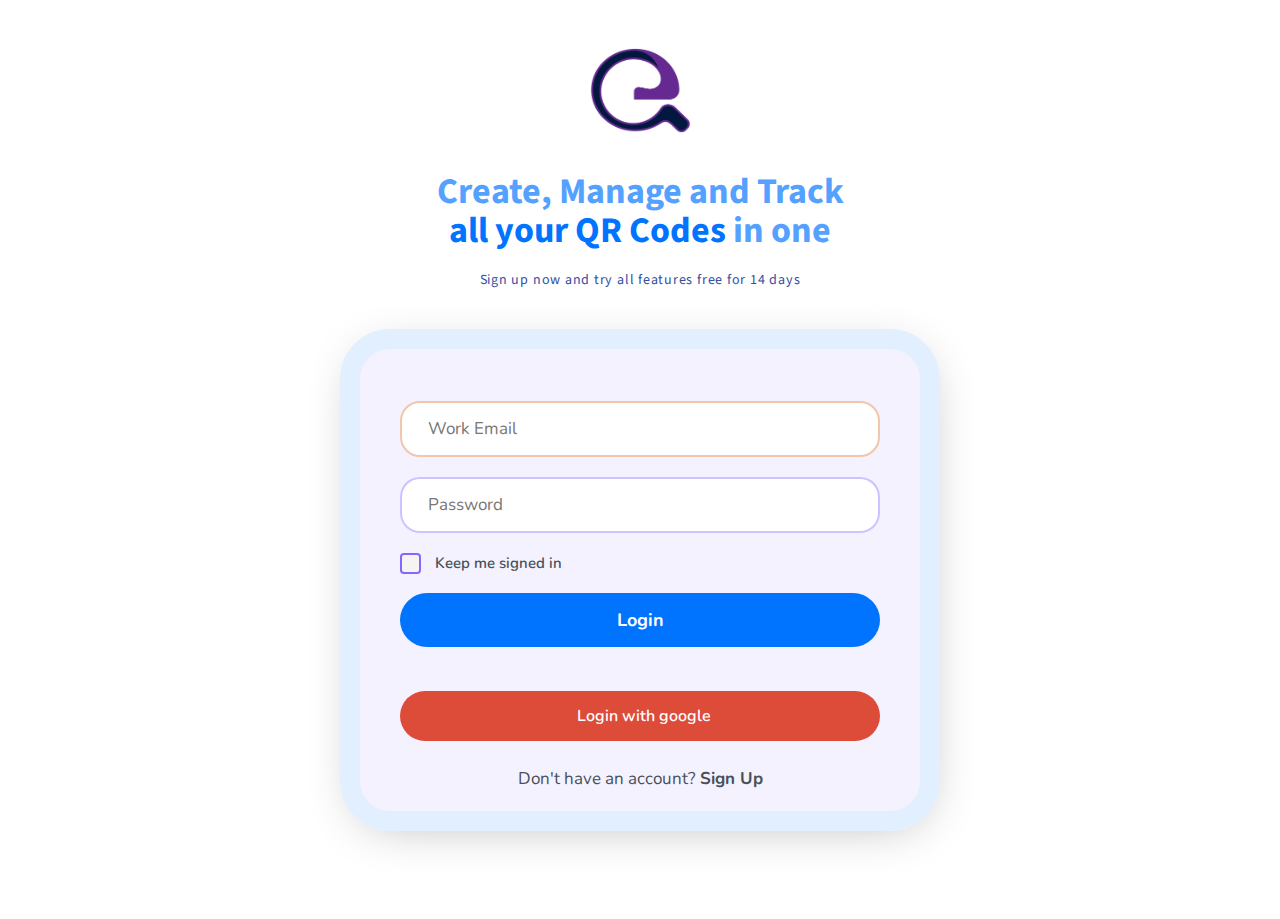
<file: login.html>
<!DOCTYPE html>
<html lang="zxx">

<head>
    <title>Login</title>
    <!-- Meta tag Keywords -->
    <meta name="viewport" content="width=device-width, initial-scale=1">
    <meta charset="UTF-8" />

    <!-- //Meta tag Keywords -->

    <link href="//fonts.googleapis.com/css2?family=Nunito:wght@300;400;600&display=swap" rel="stylesheet">

    <!--/Style-CSS -->
    <link rel="stylesheet" href="css/signup-style.css" type="text/css" media="all" />
    <!--//Style-CSS -->

    <!-- <script src="https://kit.fontawesome.com/af562a2a63.js" crossorigin="anonymous"></script> -->

</head>

<body>
    <!-- form section start -->
    <section class="w3l-workinghny-form">
        <!-- /form -->
        <div class="workinghny-form-grid">
            <div class="wrapper">
                <div class="logo">
                    <a class="brand-logo" href="">
                        <img src="logo.svg" alt="Your logo" title="Your logo" style="height:85px;margin-bottom: 30px;" />
                    </a>
                    <h1 style="color:#55a1ff;"><a class="brand-logo" href=""></a>Create, Manage and Track</h1>
                        <h1 style="color:#0073ff;">all your QR Codes <span style="color:#55a1ff;">in one</span></h1>                   
                        <h6>Sign up now and try all features free for 14 days</h6>
                </div>
                <div class="gcard">
                    <div class="workinghny-block-grid">
                        <div class="form-right-inf">
                            
                            <div class="login-form-content">
                                <form action="#" class="signin-form" method="post">
                                
                                    <div class="one-frm">
                                        <input type="email" name="Email" placeholder="Work Email" required="" autofocus>
                                    </div>
                                    
                                    <div class="one-frm">
                                        <input type="password" name="Password" placeholder="Password" required="">
                                    </div>
                                    <label class="check-remaind">
                                        <input type="checkbox">
                                        <span class="checkmark"></span>
                                        <p class="remember">Keep me signed in</p>

                                    </label>
                                    <button href="dashboard.html" class="btn btn-style mt-3"  ><a href="dashboard.html" style="color:#fff">Login </a></button>
                                    <br> <br> <br>
                                    <div class="social-media">
                                        <a href="#facebook" class="fb"><span class="fab fa-facebook" aria-hidden="true"></span>Login with google</a>                                      
                                    </div>
                                    <p class="already">Don't have an account? <a href="signup.html">Sign Up</a></p>
                                </form>
                                
                            </div>
                        </div>
                    </div>
                </div>
            </div>
        </div>
        <!-- //form -->
    </section>
    <!-- //form section start -->
</body>

</html>
</file>
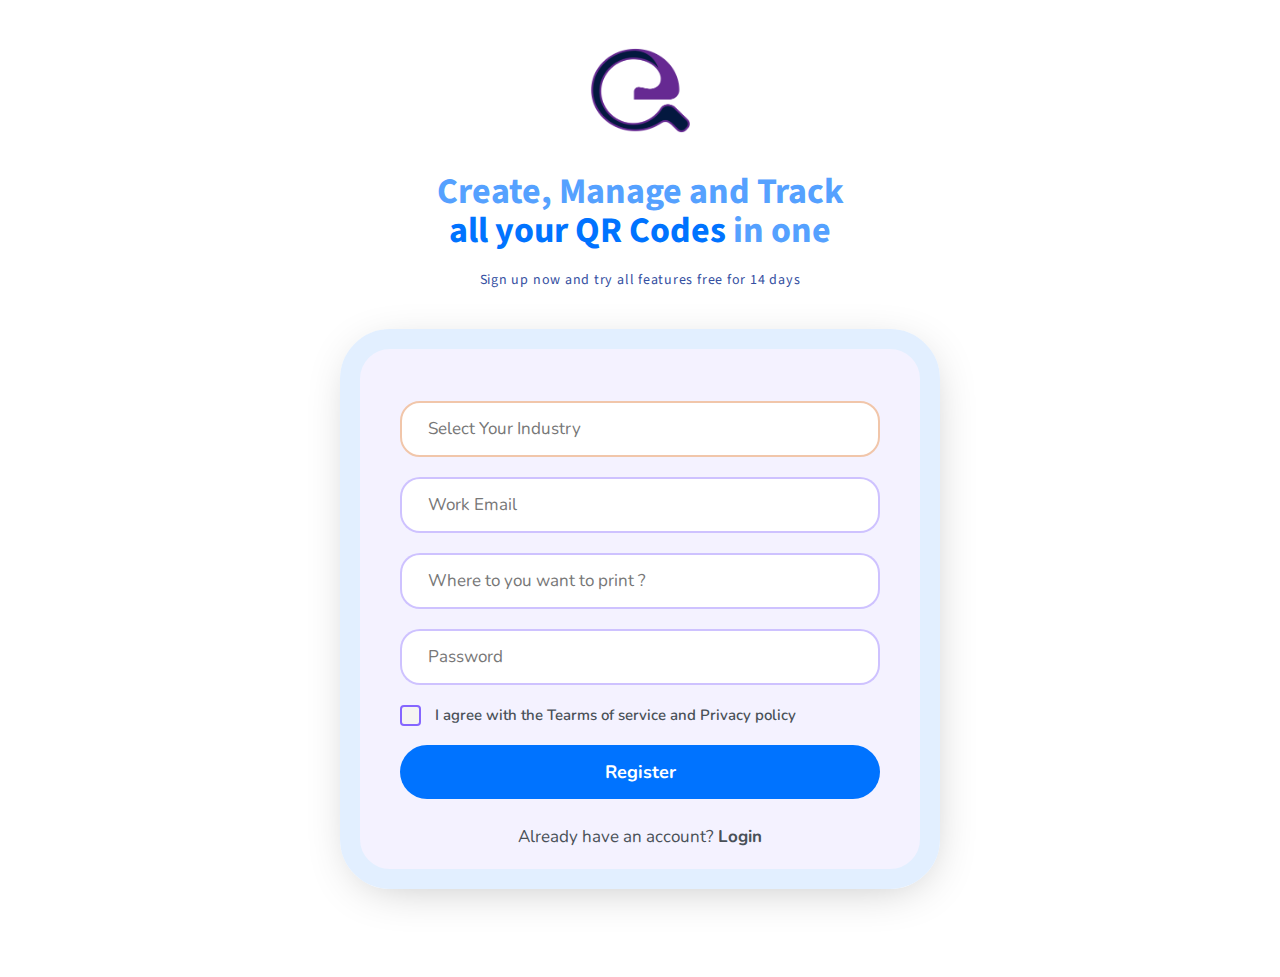
<file: signup.html>
<!DOCTYPE html>
<html lang="zxx">

<head>
    <title>signup</title>
    <!-- Meta tag Keywords -->
    <meta name="viewport" content="width=device-width, initial-scale=1">
    <meta charset="UTF-8" />

    <!-- //Meta tag Keywords -->

    <link href="//fonts.googleapis.com/css2?family=Nunito:wght@300;400;600&display=swap" rel="stylesheet">

    <!--/Style-CSS -->
    <link rel="stylesheet" href="css/signup-style.css" type="text/css" media="all" />
    <!--//Style-CSS -->

    <!-- <script src="https://kit.fontawesome.com/af562a2a63.js" crossorigin="anonymous"></script> -->

</head>

<body>
    <!-- form section start -->
    <section class="w3l-workinghny-form">
        <!-- /form -->
        <div class="workinghny-form-grid">
            <div class="wrapper">
                <div class="logo">
                    <a class="brand-logo" href="">
                        <img src="logo.svg" alt="Your logo" title="Your logo" style="height:85px;margin-bottom: 30px;" />
                    </a>
                    <h1 style="color:#55a1ff;"><a class="brand-logo" href=""></a>Create, Manage and Track</h1>
                        <h1 style="color:#0073ff;">all your QR Codes <span style="color:#55a1ff;">in one</span></h1>                   
                        <h6>Sign up now and try all features free for 14 days</h6>
                </div>
                <div class="gcard">
                    <div class="workinghny-block-grid">
                        <div class="form-right-inf">
                            <div class="login-form-content">
                                <form action="#" class="signin-form" method="post">
                                    <div class="one-frm">
                                        <input type="email" name="Email" placeholder="Select Your Industry" required="" autofocus>
                                    </div>
                                    <div class="one-frm">
                                        <input type="text" name="Email" placeholder="Work Email" required="" autofocus>
                                    </div>
                                    <div class="one-frm">
                                        <input type="text" name="Email" placeholder="Where to you want to print ?" required="" autofocus>
                                    </div>
                                    <div class="one-frm">
                                        <input type="password" name="Password" placeholder="Password" required="">
                                    </div>
                                    <label class="check-remaind">
                                        <input type="checkbox">
                                        <span class="checkmark"></span>
                                        <p class="remember">I agree with the Tearms of service and Privacy policy</p>

                                    </label>
                                    <button class="btn btn-style mt-3"><a href="index.html" style="color:#fff">Register</a></button>
                                    <p class="already">Already have an account? <a href="login.html">Login</a></p>
                                </form>
                            </div>
                        </div>
                    </div>
                </div>
            </div>
        </div>
        <!-- //form -->
    </section>
    <!-- //form section start -->
</body>

</html>
</file>
<file: css/signup-style.css>
@import url('https://fonts.googleapis.com/css2?family=Source+Sans+Pro:wght@700&display=swap');
body,
html {
    margin: 0;
    padding: 0;
    font-family: 'Nunito', sans-serif;
}

* {
    box-sizing: border-box;
}

.d-grid {
    display: grid;
}

.d-flex {
    display: flex;
    display: -webkit-flex;
}

.text-center {
    text-align: center;
}

.text-left {
    text-align: left;
}

.text-right {
    text-align: right;
}

button,
input,
select {
    -webkit-appearance: none;
    outline: none;
    font-family: 'Nunito', sans-serif;
}

button,
.btn,
select {
    cursor: pointer;
}

a {
    text-decoration: none;
}

img {
    max-width: 100%;
}

ul {
    margin: 0;
    padding: 0
}

h1,
h2,
h3,
h4,
h5,
h6,
p {
    margin: 0;
    padding: 0
}

p {
    color: #666;
    font-size: 18px;
    line-height: 25px;
}

.p-relative {
    position: relative;
}

.p-absolute {
    position: absolute;
}

.p-fixed {
    position: fixed;
}

.p-sticky {
    position: sticky;
}

.btn,
button,
.actionbg,
input {
    border-radius: 4px;
    -webkit-border-radius: 4px;
    -moz-border-radius: 4px;
    -o-border-radius: 4px;
    -ms-border-radius: 4px;
}

.btn:hover,
button:hover {
    transition: 0.5s ease;
    -webkit-transition: 0.5s ease;
    -o-transition: 0.5s ease;
    -ms-transition: 0.5s ease;
    -moz-transition: 0.5s ease;
}

/*-- wrapper start --*/
.wrapper {
    width: 100%;
    padding-right: 15px;
    padding-left: 15px;
    margin-right: auto;
    margin-left: auto;
}

@media (min-width: 576px) {
    .wrapper {
        max-width: 540px;
    }
}

@media (min-width: 768px) {
    .wrapper {
        max-width: 720px;
    }
}

@media (min-width: 992px) {
    .wrapper {
        max-width: 960px;
    }
}

@media (min-width: 1200px) {
    .wrapper {
        max-width: 1140px;
    }
}

.wrapper-full {
    width: 100%;
    padding-right: 15px;
    padding-left: 15px;
    margin-right: auto;
    margin-left: auto;
}

/*-- //wrapper start --*/

/*-- form styling --*/
.w3l-workinghny-form .logo {
    text-align: center;
}

.w3l-workinghny-form .logo a.brand-logo {
    display: inline-block;
    text-align: center;
    font-size: 35px;
    line-height: 1.1em;
    font-weight: 700;
    color: #fff;
    text-transform: capitalize;
}

.w3l-workinghny-form h1 {
    font-family: 'Source Sans Pro', sans-serif;
    font-style: normal;
    font-weight: bold;
    text-align: center;
    color: #344FA1;
    font-size: 36px;
    line-height: 1.1em;
    font-weight: 700;
}

.w3l-workinghny-form {
    position: relative;
    z-index: 0;
    padding: 3em 0px;
    display: grid;
    align-items: center;
    min-height: 100vh;
    /* background: url(../images/banner.jpg) no-repeat center; */
    background-size: cover;
    -webkit-background-size: cover;
    -moz-background-size: cover;
    -o-background-size: cover;
    -ms-background-size: cover;

}

.w3l-workinghny-form h6{
    font-family: 'Source Sans Pro', sans-serif;
    font-style: normal;
    font-weight: normal;
    font-size: 14px;
    line-height: 18px;
    letter-spacing: 0.055em;
    margin-top: 20px;
    color: #344FA1;

}

.w3l-workinghny-form:before {
    content: "";
    background: #FFF;
    position: absolute;
    top: 0;
    bottom: 0;
    left: 0;
    right: 0;
    z-index: -1;
}

.w3l-workinghny-form .pos-relative {
    position: relative;
}

.w3l-workinghny-form p.copy-footer-29 {
    color: #eee;
}

.w3l-workinghny-form p.copy-footer-29 a {
    color: #fff;
}

.w3l-workinghny-form p.copy-footer-29 a:hover {
    color: #fbbb92;
}

.w3l-workinghny-form h2 {
    font-size: 20px;
    text-align: center;
    margin-bottom: 15px;
}

.workinghny-block-grid {
    box-shadow: 2px 9px 49px -17px rgba(0, 0, 0, 0.3);
    height: auto;
    max-width: 600px;
    padding: 20px;
    padding-left: 40px;
    padding-right: 40px;
    width: 100%;
    margin: 40px auto;
    background: rgba(209, 197, 255, 0.23);
    border-radius: 50px;
    border: 20px solid #E2EFFF;
}

.w3l-workinghny-form .login-form-content {
    padding-top: 2em;
    
}


.w3l-workinghny-form input {
    background: #FFFFFF;
    border: 2px solid rgba(133, 102, 255, 0.4);
    box-sizing: border-box;
    border-radius: 20px;
    font-size: 17px;
    line-height: 28px;
    padding: 12px 26px;
    width: 100%;
    margin-bottom: 20px;
    outline: none;
}

.w3l-workinghny-form input:focus {
    border: 2px solid #f1c6aa;
    box-shadow: none;
}

.w3l-workinghny-form .btn-style {
    font-size: 18px;
    color: #fff;
    width: 100%;
    background: #0073FF;
    border: none;
    padding: 15px 20px;
    font-weight: 700;
    border-radius: 35px;
    transition: .3s ease;
    -webkit-transition: .3s ease;
    -moz-transition: .3s ease;
    -ms-transition: .3s ease;
    -o-transition: .3s ease;
}

.w3l-workinghny-form .btn-style:hover {
    background: #001c4380;
    transform: translateY(-3px);
}

.w3l-workinghny-form p.already,
.w3l-workinghny-form p.already a {
    font-size: 17px;
    line-height: 25px;
    color: #495057;
    margin: 25px 0 0;
    text-align: center;
}

.w3l-workinghny-form p.remember {
    color: #495057;
    font-size: 15px;
    font-weight: 600;
    line-height: 20px;
}

.w3l-workinghny-form p.already a {
    color: #495057;
    font-weight: 700;
}

.w3l-workinghny-form p.already a:hover {
    color: #8566ff88;
}

.w3l-workinghny-form .check-remaind input {
    position: absolute;
    opacity: 0;
    cursor: pointer;
    height: 0;
    width: 0;
}

.w3l-workinghny-form .check-remaind {
    display: block;
    position: relative;
    padding-left: 35px;
    cursor: pointer;
    margin-bottom: 20px;
    -webkit-user-select: none;
    -moz-user-select: none;
    -ms-user-select: none;
    user-select: none;
}

.w3l-workinghny-form .check-remaind input {
    position: absolute;
    opacity: 0;
    cursor: pointer;
    height: 0;
    width: 0;
    padding: 0;
    margin: 0;
}

.w3l-workinghny-form .checkmark {
    position: absolute;
    top: 0px;
    left: 0;
    height: 21px;
    width: 21px;
    border: 2px solid #8566FF;
    background-color: #F5F4F2;
    border-radius: 4px;
}

.w3l-workinghny-form .check-remaind:hover input~.checkmark {
    background-color: #fbbb92;
}

.w3l-workinghny-form .check-remaind input:checked~.checkmark {
    background-color: #8566ff85;
}

.w3l-workinghny-form .checkmark:after {
    content: "";
    position: absolute;
    display: none;
}

.w3l-workinghny-form .check-remaind input:checked~.checkmark:after {
    display: block;
}

.w3l-workinghny-form .check-remaind .checkmark:after {
    left: 7px;
    top: 3px;
    width: 5px;
    height: 10px;
    border: solid #fff;
    border-width: 0 2px 2px 0;
    transform: rotate(45deg);
}

.social-media a {
    display: block;
    text-align: center;
    padding: 14px 20px;
    font-size: 16px;
    font-weight: 600;
    margin-bottom: 10px;
    background: #eee;
    border-radius: 35px;
}
.social-media a span {
    margin-right: 8px;
}

.social-media a.fb {
    background: #DD4B39;
    color: #fff;
}
.social-media a.fb:hover {
    background: #DD4B39;
}
.social-media a.tw {
    background: #1da1f2;
    color: #fff;
}
.social-media a.tw:hover {
    background: #1091e1;
}

/* -- placeholder --*/
::-webkit-input-placeholder {
    /* Chrome/Opera/Safari */
    color: #777;
}

::-moz-placeholder {
    /* Firefox 19+ */
    color: #777;
}

:-ms-input-placeholder {
    /* IE 10+ */
    color: #777;
}

:-moz-placeholder {
    /* Firefox 18- */
    color: #777;
}

/* -- placeholder --*/


/*-- responsive design --*/
@media (max-width: 992px) {
    .w3l-workinghny-form .workinghny-block-grid {
        grid-template-columns: 1fr;
        grid-gap: 10px;
        width: 100%;
    }

    .w3l-workinghny-form .login-form-content {
        padding: 0em 0em 2em 0;
    }

    .workinghny-left-img {
        order: 2;
    }

    .w3l-workinghny-form .logo a.brand-logo {
        font-size: 40px;
        margin-bottom: 10px;
    }

    .w3l-workinghny-form {
        height: auto;
    }
}

@media (max-width: 667px) {
    .w3l-workinghny-form .align-end {
        padding: 0em;
    }
}

@media (max-width: 480px) {
    .w3l-workinghny-form .logo a.brand-logo {
        font-size: 35px;
    }

    .w3l-workinghny-form h2 {
        font-size: 22px;
    }
}

@media (max-width: 415px) {
    .w3l-workinghny-form .copyright {
        margin-top: 30px;
    }
}

/*-- //responsive design --*/
/*-- //form styling --*/
</file>
